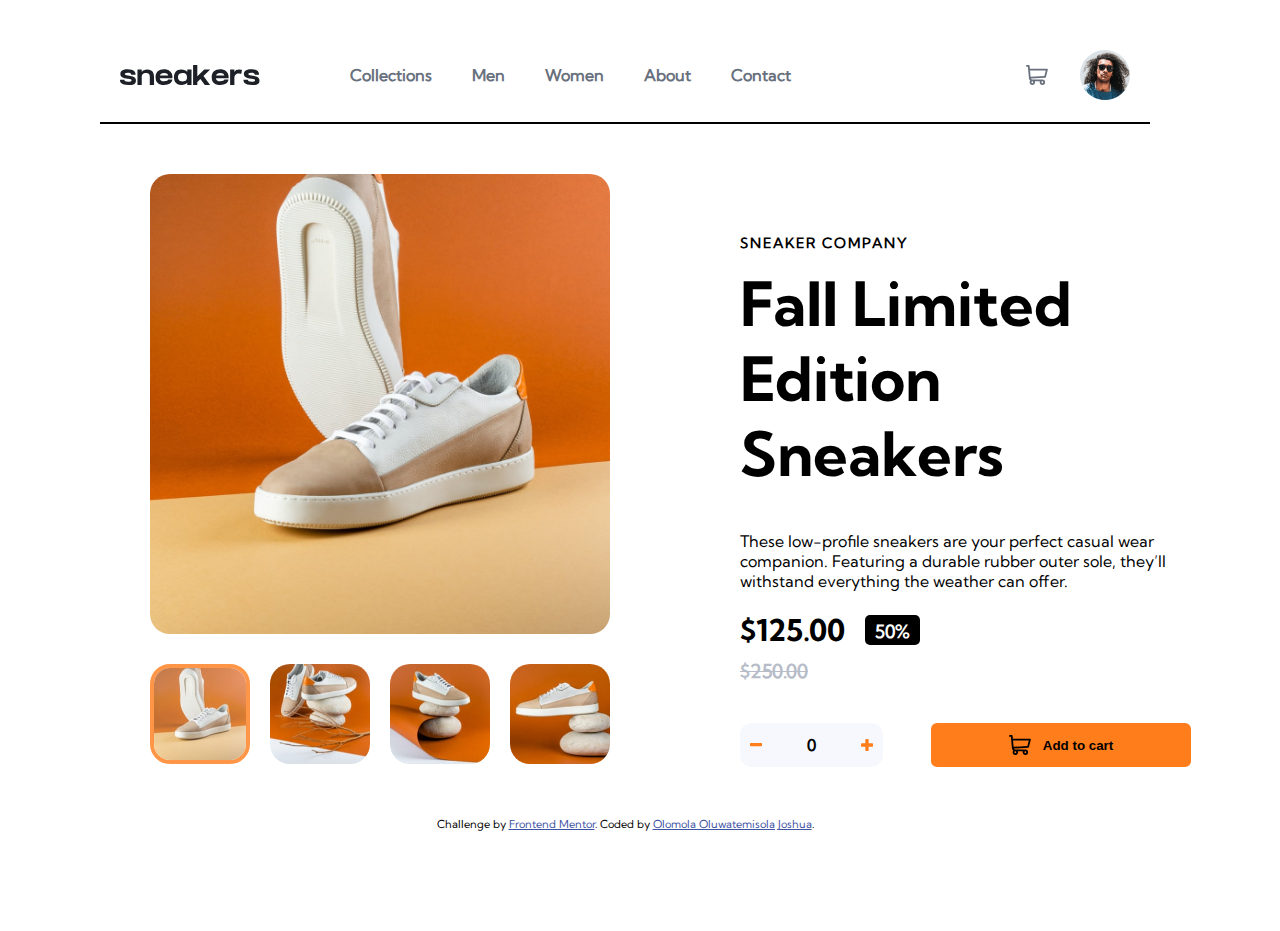
<file: index.html>
<!DOCTYPE html>
<html lang="en">
<head>
  <meta charset="UTF-8">
  <meta name="viewport" content="width=device-width, initial-scale=1.0"> <!-- displays site properly based on user's device -->

  <link rel="icon" type="image/png" sizes="32x32" href="./images/favicon-32x32.png">
  
  <title>Frontend Mentor | E-commerce product page</title>

  <link rel="stylesheet" href="style.css">

  <!-- Feel free to remove these styles or customise in your own stylesheet 👍 -->
  <style>
    .attribution { font-size: 11px; text-align: center; }
    .attribution a { color: hsl(228, 45%, 44%); }
  </style>
</head>

<body>

  <nav>
    <div class="nav">
      <img src="images/logo.svg" alt="" class="jpg">

      <div class="navv">
        <a href="">Collections</a>
        <a href="">Men</a>
        <a href="">Women</a>
        <a href="">About</a>
        <a href="">Contact</a>
      </div>

    </div>

    <div class="n1">
      <img src="images/icon-cart.svg" alt="" style="cursor: pointer;">
      <img src="images/image-avatar.png" alt="" class="jpeg" style="cursor: pointer;">
    </div>

  </nav>

  <main>
    <div class="div1">
      <img src="images/image-product-1.jpg" alt="" id="display">
      <div class="img">
        <img src="images/image-product-1-thumbnail.jpg" alt="" style="cursor: pointer;" id="thumb1">
        <img src="images/image-product-2-thumbnail.jpg" alt="" style="cursor: pointer;" id="thumb2">
        <img src="images/image-product-3-thumbnail.jpg" alt="" style="cursor: pointer;" id="thumb3">
        <img src="images/image-product-4-thumbnail.jpg" alt="" style="cursor: pointer;" id="thumb4">
      </div>
    </div>
    <div class="div2">

      <div class="dv1">
        <p class="sneaker">SNEAKER COMPANY</p>
        <p class="Limited">Fall Limited Edition Sneakers</p>
      </div>

      <div class="v2">

        <p>
          These low-profile sneakers are your perfect casual wear companion. Featuring a 
          durable rubber outer sole, they’ll withstand everything the weather can offer.
        </p>
        
        <div class="dv2">
          
          <div class="dv3">
            <p class="fif">$125.00</p>
            <p class="fifty">50%</p>
          </div>
          
          <p class="dol">$250.00</p>
        </div>
      </div>

      <div class="add">
        <div class="numbers">
          <img src="images/icon-minus.svg" alt="" style="cursor: pointer;" id="svg">
          <p style="font-weight: 900;" id="zero">0</p>
          <img src="images/icon-plus.svg" alt="" style="cursor: pointer;" id="sv">
        </div>

        <button style="cursor: pointer;" class="svg">
          <img src="images/icon-cart.svg" alt="">
          <p>Add to cart</p>
        </button>
      </div>
      
    </div>
  </main>
  <!---->
  
  <div class="attribution">
    Challenge by <a href="https://www.frontendmentor.io?ref=challenge" target="_blank">Frontend Mentor</a>. 
    Coded by <a href="https://github.com/OlomolaOluwatemisolaJoshua" target="_blank">Olomola Oluwatemisola Joshua</a>.
  </div>
</body>
<script src="script.js"></script>
</html>
</file>
<file: style.css>
@font-face {
    font-family: font;
    src: url(fonts/Kumbh_Sans/static/KumbhSans-Regular.ttf);
}

@font-face {
    font-family: fonts;
    src: url(fonts/Kumbh_Sans/static/KumbhSans-Bold.ttf);
}

*{
    margin: 0;
    padding: 0;
    box-sizing: border-box;
}

    :root{
    --Orange: hsl(26, 100%, 55%);
    --Pale-orange: hsl(25, 100%, 94%);
    --Very-dark-blue: hsl(220, 13%, 13%);
    --Dark-grayish-blue: hsl(219, 9%, 45%);
    --Grayish-blue: hsl(220, 14%, 75%);
    --Light-grayish-blue: hsl(223, 64%, 98%);
    --White: hsl(0, 0%, 100%);
}

body{
    font-family: font;
    padding-top: 50px;
    padding-bottom: 100px;
    padding-left: 100px;
    padding-right: 130px;
}

nav{
    border-bottom: 2px solid;
    display: flex;
    justify-content: space-between;
    padding-left: 20px;
    padding-right: 20px;
    padding-bottom: 22px;
    align-items: center;
}

nav .jpg{
    width: 140px;
    height: 20px;
}

.nav{
    display: flex;
    gap: 90px;
}

.navv{
    display: flex;
    align-items: center;
    gap: 40px;
}

.navv a{
    text-decoration: none;
    color: var(--Dark-grayish-blue);
    font-weight: 600;
}

.n1{
    display: flex;
    align-items: center;
    gap: 32px;
}

.n1 .jpeg{
    width: 50px;
}

.n1 .jpeg:hover{
    border: 3px solid var(--Orange);
    border-radius: 100%;
}
main{
    display: flex;
    gap: 130px;
    padding: 50px;
}

.div1{
    display: flex;
    flex-direction: column;
    gap: 30px;
}

.div1 img{
    border-radius: 20px;
    width: 460px;
}

#thumb1{
    border: 4px solid var(--Orange);
    opacity: 0.8    ;
}

.img{
    display: flex;
    gap: 20px;
}

.img img{
    width: 100px;
}

.Limited{
    font-size: 61px;
    font-family: fonts;
}

.sneaker{
    font-size: 14px;
    letter-spacing: 2px;
    font-weight: 700;
    color: var(--Very-grayish-blue);
}

.img img:hover{
    opacity: 0.7;
}

.v2{
    display: flex;
    flex-direction: column;
    gap: 20px;
}

#svg:hover{
    opacity: 0.5;
}

#sv:hover{
    opacity: 0.5;
}

.svg:hover{
    opacity: 0.8;
}

.div2{
    display: flex;
    flex-direction: column;
    gap: 40px;
    margin-top: 60px;
}

.dv1{
    display: flex;
    flex-direction: column;
    gap: 14px;
}

.dv2{
    display: flex;
    flex-direction: column;
    gap: 10px;
}

.dv3{
    display: flex;
    gap: 20px;
    align-items: center;
}

.fif{
    font-size: 30px;
    font-family: fonts;
}

.fifty{
    background-color: black;
    border-radius: 5px;
    color: var(--White);
    padding: 5px;
    height: 30px;
    width: 55px;
    text-align: center;
    font-size: 18px;
    font-weight: 600;
}

.add{
    display: flex;
    gap: 48px;
}

.dol{
    font-size: 19px;
    font-weight: 700;
    text-decoration: line-through;
    color: var(--Grayish-blue);
}

.numbers{
    background-color: var(--Light-grayish-blue);
    border-radius: 12px;
    padding: 10px;
    display: flex;
    align-items: center;
    gap: 45px;
}

button{
    border: 2px solid var(--Orange);
    border-radius: 6px;
    background-color: var(--Orange);
    display: flex;
    justify-content: center;
    align-items: center;
    width: 260px;
    padding: 10px;
    gap: 12px;
    font-weight: 700;
}

button img{
    filter: brightness(0);
}
</file>
